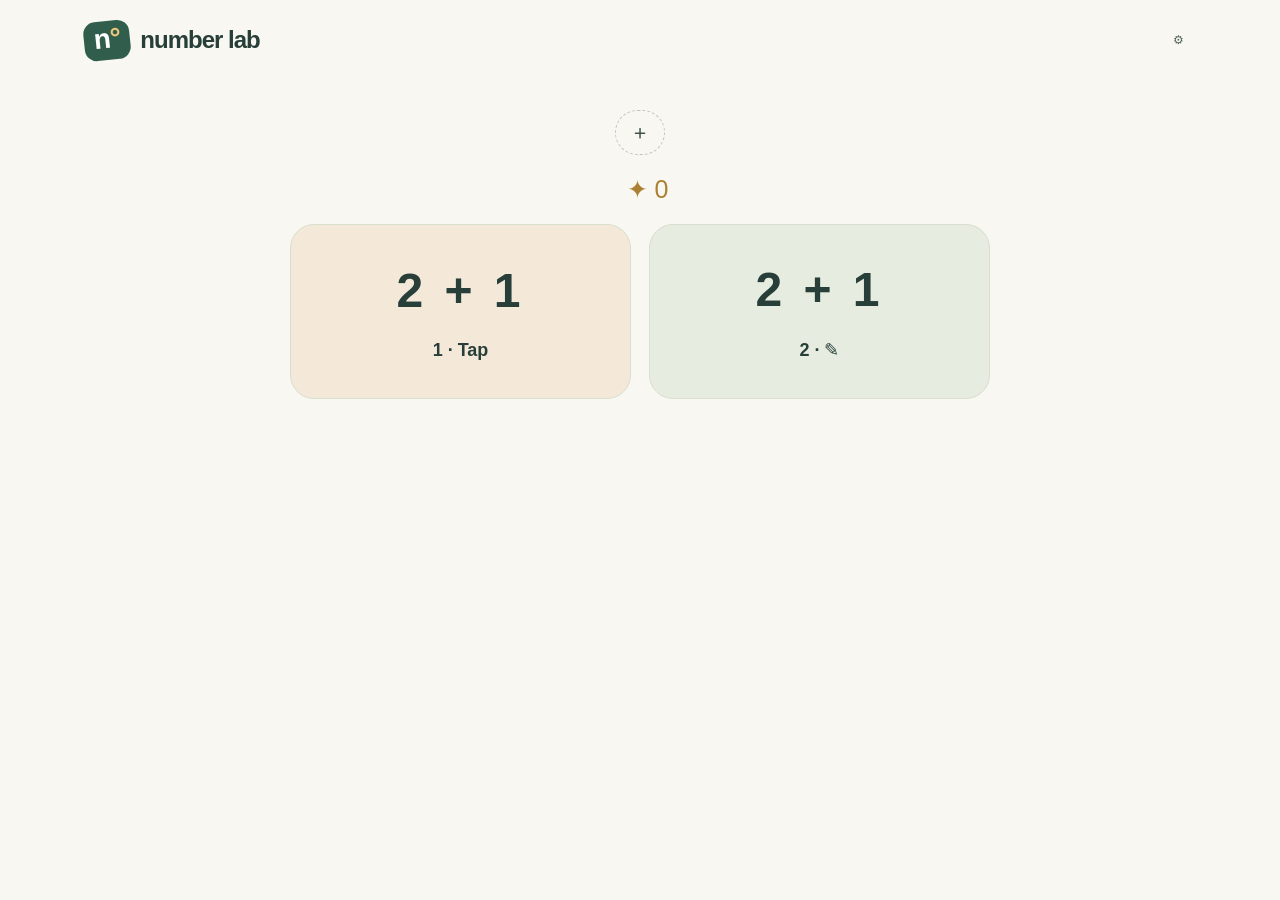
<file: index.html>
<!doctype html><html lang="en"><head><meta charset="utf-8"><meta name="viewport" content="width=device-width,initial-scale=1"><meta name="theme-color" content="#f8f7f2"><title>Number Lab</title><link rel="stylesheet" href="app/style.css"></head><body><header><a class="brand" href="./"><span class="brand-icon">n<span>°</span></span> number lab</a><button id="grownups" class="quiet" aria-label="For grown-ups">⚙</button></header><div id="storage-warning" role="status"></div><main id="app"></main><script type="module" src="app/app.mjs"></script></body></html>
</file>
<file: app/style.css>
:root{font-family:ui-rounded,'Avenir Next',Avenir,'Segoe UI',sans-serif;color:#283f39;background:#f8f7f2;font-synthesis:none;--green:#285c49;--muted:#6b7770}*{box-sizing:border-box}body{margin:0}button,input{font:inherit}button,a,input{-webkit-tap-highlight-color:transparent}button{cursor:pointer}button{color:inherit}button:focus-visible,a:focus-visible,input:focus-visible{outline:3px solid #bc723e;outline-offset:5px}button:disabled{cursor:default}header{max-width:1160px;margin:auto;padding:30px 36px;display:flex;justify-content:space-between;align-items:center}.brand{text-decoration:none;color:inherit;font-weight:750;letter-spacing:-1px;font-size:24px;display:flex;align-items:center;gap:10px}.brand-icon{display:inline-block;background:#315e4c;color:#fff;padding:2px 10px 5px;border-radius:12px;font-size:28px;transform:rotate(-6deg)}.brand-icon span{color:#ebc77a}.quiet{border:0;background:transparent;padding:12px;font-size:14px;color:#50645a;min-height:44px}.quiet:hover{background:#e9ede4;border-radius:12px}main{max-width:1090px;margin:auto;padding:0 30px 30px}.hero{text-align:center;padding:36px 0 32px}.eyebrow,.label,.tag{font-size:10px;letter-spacing:2px;font-weight:750}.eyebrow{color:#728475;margin:16px 0}.hero h1{font-size:clamp(42px,6vw,66px);letter-spacing:-3px;line-height:1.08;font-weight:650;margin:19px 0}.hero h1 span{color:#6a8a66}.hero p{color:var(--muted);line-height:1.7;font-size:15px}.profile-bar{display:flex;justify-content:space-between;align-items:center;padding:23px 0 24px;border-top:1px solid #e3e6db}.label{font-size:9px;letter-spacing:1.5px;color:#7a8479}.profiles{display:flex;gap:10px;margin-top:12px;flex-wrap:wrap}.profile{border:1px solid #dce2d4;background:transparent;border-radius:30px;padding:8px 15px;display:flex;align-items:center;gap:8px;font-size:13px;min-height:44px}.profile.selected{background:#e5ecd9;border-color:#9aaf82}.profile>span{font-size:22px}.new-profile{border:1px dashed #bdc6b6;border-radius:30px;background:transparent;font-size:20px;padding:8px 14px}.new-profile span{font-size:12px;margin-left:6px}.star-total{text-align:center;color:#ac8032;font-size:25px;padding-left:15px}.star-total strong{font-size:22px}.star-total small{display:block;font-size:10px;color:#7e8273;margin-top:5px}.activities{display:grid;grid-template-columns:1fr 1fr;gap:22px}.activity{border:1px solid #e4dccc;border-radius:24px;text-align:left;padding:26px 28px;background:#f4e8d9;transition:transform .15s,box-shadow .15s}.activity:hover{transform:translateY(-3px);box-shadow:0 8px 25px #334a3510}.subtraction{background:#e6ecdf;border-color:#d9e1ce}.activity-top,.activity-bottom{display:flex;justify-content:space-between;align-items:center;gap:12px}.tag{font-size:9px;letter-spacing:1.4px;color:#7b7060}.round-arrow{border:1px solid #b3b6a47a;border-radius:50%;width:30px;height:30px;display:grid;place-items:center}.illustration{height:126px;display:flex;align-items:center;justify-content:center;gap:24px;position:relative}.illustration b{font-weight:400;font-size:33px;color:#847b67}.shape{font-size:90px;line-height:1;text-shadow:0 6px 0 #c47c6420}.coral{color:#d68b71}.gold{color:#e1b953}.mini-spark{position:absolute;right:38px;top:27px;color:#a6946a;font-size:23px}.blocks{display:grid;grid-template-columns:repeat(2,30px);gap:5px;transform:rotate(-8deg)}.blocks i{width:30px;height:30px;background:#749582;border-radius:7px;box-shadow:0 3px 0 #416e5b25}.blocks.faded{transform:rotate(10deg);opacity:.4}.activity h2{font-size:29px;font-weight:650;letter-spacing:-.8px;margin:3px 0 9px}.activity p{color:#697368;font-size:13px;margin:0 0 26px}.activity-bottom{border-top:1px solid #52664120;padding-top:19px;font-size:11px}.activity-bottom strong{font-size:13px;font-weight:600}.bottom-row{display:grid;grid-template-columns:1.25fr 1fr;gap:24px;margin:24px 0}.garden{display:flex;align-items:center;gap:15px;padding:20px;background:#efeee6;border-radius:18px}.garden-icon{font-size:31px}.garden h3{font-size:13px;margin:0 0 7px}.garden p{font-size:11px;color:#737b6e;margin:0;line-height:1.6}.garden-stars{margin-left:auto;white-space:nowrap;font-size:19px;color:#bba46a}.coming{display:flex;gap:18px;align-items:center;padding:16px;color:#828a7b}.coming>span{font-size:30px;letter-spacing:3px}.coming strong{display:block;font-size:12px;font-weight:600}.coming small{display:block;font-size:10px;margin-top:8px}footer{max-width:1030px;margin:0 auto;padding:25px 0 30px;border-top:1px solid #e3e6db;color:#93988b;font-size:10px;display:flex;justify-content:space-between}.panel,.practice{max-width:680px;margin:35px auto;text-align:center;min-height:60vh}.panel h1{font-size:45px;letter-spacing:-2px;margin:18px 0}.panel p{line-height:1.8;color:#68766a}.panel .back{display:block}.panel label{display:block;text-align:left;max-width:340px;margin:25px auto;font-size:14px}.panel input{display:block;padding:15px;width:100%;border:1px solid #b9c7b0;border-radius:12px;background:#fff;margin-top:10px}.primary{background:#315e4c;color:#fff;border:0;padding:16px 25px;border-radius:14px;font-weight:650;min-height:52px}.primary:hover{background:#244b3b}.avatars{display:flex;flex-wrap:wrap;gap:10px;justify-content:center;margin-top:35px}.avatars button{font-size:34px;padding:10px;background:#efeee6;border:2px solid transparent;border-radius:18px}.avatars button[aria-pressed=true]{border-color:#5c7f57;background:#e5ecd9}.fine{font-size:12px;color:#768171;line-height:1.6}.session-top{display:flex;justify-content:space-between;align-items:center;font-size:14px}.progress{display:flex;gap:8px;max-width:280px;margin:25px auto 35px}.progress i{height:7px;border-radius:10px;flex:1;background:#e1e5d8}.progress i.complete{background:#6d9363}.progress i.current{background:#d7b864}.equation{font-size:clamp(44px,8vw,70px);letter-spacing:1px;margin:30px 0 20px;display:flex;gap:18px;align-items:center;justify-content:center}.equation>span{color:#819077}.equation .answer-box{background:#e9eddf;border:2px dashed #b4c2a6;border-radius:18px;min-width:85px;padding:8px;color:#315e4c}.answer-form{display:flex;justify-content:center;gap:12px;margin:25px auto}.answer-form input{width:95px;border:2px solid #bcc9b3;border-radius:14px;text-align:center;font-size:28px;background:white;color:#315e4c}.hint{margin:10px auto}#feedback{min-height:48px;max-width:400px;margin:auto;color:#356b50;line-height:1.6}.counting{display:flex;gap:20px;align-items:center;justify-content:center;margin:20px auto}.counting>div{display:flex;gap:7px;flex-wrap:wrap;max-width:250px;justify-content:center}.count-dot{width:23px;height:23px;border-radius:50%;display:inline-block}.coral-dot{background:#d68b71}.green-dot{background:#749582}.crossed{background:#d9ded1;position:relative}.crossed:after{content:'×';position:absolute;inset:0;color:#727b6d;line-height:23px}.number-line{display:flex;justify-content:space-between;margin:25px 0;border-top:2px solid #b9c7ac;padding-top:10px;gap:3px;font-size:12px}.big-star{font-size:100px;color:#d7b45e}.reward{padding:22px;border-radius:20px;background:#e9eddf;margin:25px 0}.completion .quiet{display:block;margin:15px auto}.parents{text-align:left}.parents h2{font-size:20px;margin-top:35px}.stats{display:flex;gap:20px}.stats div{padding:20px;background:#e9eddf;border-radius:18px;flex:1;font-size:12px}.stats strong{display:block;font-size:30px;margin-bottom:10px}.sr-only{position:absolute;width:1px;height:1px;overflow:hidden;clip-path:inset(50%)}[hidden]{display:none!important}#storage-warning:not(:empty){background:#f6e3bf;text-align:center;padding:14px;font-size:14px}@media(max-width:650px){header{padding:20px}.brand{font-size:20px}header .quiet{font-size:12px}main{padding:0 20px 20px}.hero{padding:20px 0}.hero h1{letter-spacing:-2px}.hero p{font-size:13px}.activities{grid-template-columns:1fr;gap:16px}.activity{padding:22px}.illustration{height:100px}.bottom-row{grid-template-columns:1fr;gap:5px}.star-total{font-size:19px;min-width:75px}.star-total small{font-size:9px}.profile-bar{gap:10px}.profiles{gap:6px}.profile{padding:7px 10px}.new-profile span{display:none}footer{margin:0 20px;gap:15px;line-height:1.7}.equation{gap:10px}.equation .answer-box{min-width:65px}.number-line{font-size:10px}.panel h1{font-size:36px}.garden-stars{font-size:14px}.practice{margin-top:10px}}@media(prefers-reduced-motion:reduce){*{transition:none!important}}
/* Task-first touch interface. */
header{padding:18px 24px}header .quiet{font-size:12px}footer{display:none}.simple-home{max-width:700px;margin:30px auto}.simple-home>.profiles{justify-content:center}.simple-home>.star-total{margin:20px;text-align:center}.menu-grid{display:grid;grid-template-columns:1fr 1fr;gap:18px}.menu-card{border:1px solid #d8dfce;border-radius:24px;background:#eeeee5;min-height:175px;display:flex;flex-direction:column;align-items:center;justify-content:center;gap:22px}.menu-card.peach{background:#f4e8d9}.menu-card.sage{background:#e6ecdf}.menu-art{font-size:clamp(32px,6vw,48px);font-weight:650;letter-spacing:4px}.writing-art{font-size:60px}.menu-card strong{font-size:18px;font-weight:600}.minimal{margin:5px auto;max-width:680px;min-height:0}.minimal .session-top{height:55px}.minimal .progress{margin:0;width:160px;max-width:40%;gap:7px}.minimal .equation{margin:22px 0 5px;min-height:95px}.minimal #feedback{min-height:50px;font-size:30px;display:flex;justify-content:center;align-items:center;margin-bottom:12px}.number-choices{display:grid;grid-template-columns:repeat(2,1fr);gap:15px;max-width:500px;margin:20px auto}.number-choices button{border:2px solid #d4deca;background:#e9eddf;border-radius:18px;min-height:90px;font-size:44px;font-weight:600}.digit-row{grid-template-columns:repeat(5,1fr);gap:10px}.digit-row button{min-height:78px;font-size:34px}.number-choices button.correct{background:#bcd9ab;border-color:#618b51}.next-button{display:block;margin:20px auto;font-size:34px;min-width:100px;padding:7px 25px}.success-pop{display:inline-block;color:#396f40;animation:pop .5s ease-out}.success-pop span{display:inline-block;color:#c79731;animation:star-spin .7s ease-out}.writing-pads{display:flex;justify-content:center;gap:12px}.pad-wrap{flex:1;max-width:350px;min-width:0;position:relative}.writing-pads canvas{display:block;width:100%;height:auto;aspect-ratio:1;background:#fffef9;border:2px dashed #a5b89b;border-radius:22px;touch-action:none;user-select:none;-webkit-user-select:none;cursor:crosshair}.pad-read{display:block;min-height:32px;font-size:25px;color:#697b65;margin-top:5px}.ink-actions{display:flex;justify-content:center;gap:30px;margin:12px auto}.ink-actions button{font-size:30px;min-width:85px;min-height:60px}.primary:disabled{opacity:.4}.mode-switch{display:flex;justify-content:center;gap:10px;margin-top:15px}.mode-switch button{border:1px solid #bfccb4;border-radius:18px;background:transparent;padding:10px 20px;min-height:44px}.mode-switch button[aria-pressed=true]{background:#e3ecd9}.wiggle{animation:wiggle .35s ease-in-out}.completion .primary{font-size:35px;margin:10px}.completion .quiet{font-size:30px}@keyframes pop{0%{transform:scale(.4)}60%{transform:scale(1.3)}100%{transform:scale(1)}}@keyframes star-spin{0%{transform:rotate(-60deg) scale(.2)}100%{transform:rotate(0) scale(1)}}@keyframes wiggle{25%{transform:translateX(-7px)}75%{transform:translateX(7px)}}@media(max-width:650px){.simple-home{margin-top:20px}.menu-grid{gap:12px}.menu-card{min-height:155px}.minimal .equation{margin:12px 0 0;font-size:52px;gap:10px}.minimal .answer-box{font-size:43px;padding:5px}.minimal #feedback{margin-bottom:4px;min-height:40px}.writing-pads{gap:8px}.writing-pads canvas{border-radius:15px}.digit-row{gap:8px}.digit-row button{min-height:74px;font-size:32px}.number-choices{margin:15px auto}.minimal .session-top .quiet{font-size:24px}.minimal .mode-switch{margin-top:8px}}@media(prefers-reduced-motion:reduce){.success-pop,.success-pop span,.wiggle{animation:none}}
@media(max-width:500px){.writing-pads:has(.pad-wrap:nth-child(2)){display:grid;grid-template-columns:1fr;justify-items:center}.writing-pads:has(.pad-wrap:nth-child(2)) .pad-wrap{width:min(100%,320px)}}
.back-button,.erase-button{display:grid;place-items:center;min-width:72px;min-height:72px;padding:0;border:2px solid #bac9ad;border-radius:22px;background:#e6ecdf;color:#285c49;font-size:46px;line-height:1;cursor:pointer}.minimal .session-top{height:78px}.minimal .equation{margin-top:22px}.minimal #feedback{height:40px;min-height:40px;margin:0;color:#52764a}.ink-actions .erase-button{font-size:44px;min-height:68px}.minimal #celebration{position:fixed;inset:0;z-index:10;pointer-events:none;display:none;align-items:center;justify-content:center;background:#f8f7f21f}.minimal #celebration.active{display:flex}.celebration-check{position:absolute;width:145px;height:145px;display:grid;place-items:center;background:#d7e9c7;color:#2e6545;border:7px solid #fff;border-radius:50%;box-shadow:0 10px 40px #244d3425;font-size:90px;animation:celebrate-check 1.4s both}.celebration-star{position:absolute;color:#d4a53c;font-size:40px;animation:celebrate-star 1.2s var(--delay) both}.celebration-star:nth-child(3n){color:#d88869}.celebration-star:nth-child(3n + 1){color:#6d9466}@keyframes celebrate-check{0%{opacity:0;transform:scale(.3) rotate(-15deg)}25%{opacity:1;transform:scale(1.1) rotate(4deg)}40%,80%{opacity:1;transform:scale(1)}100%{opacity:0;transform:scale(.9)}}@keyframes celebrate-star{0%{opacity:0;transform:rotate(var(--angle)) translateX(20px) rotate(calc(-1 * var(--angle))) scale(.2)}30%{opacity:1}75%{opacity:1}100%{opacity:0;transform:rotate(var(--angle)) translateX(var(--distance)) rotate(calc(-1 * var(--angle))) scale(1.2)}}@media(prefers-reduced-motion:reduce){.celebration-check,.celebration-star{animation:none}.celebration-star{display:none}}
/* Drawing recognition: ink travels to its place in the equation. */
.ink-flight{position:fixed;z-index:8;pointer-events:none;transform-origin:top left;display:grid;place-items:center;color:#285c49;line-height:1;font-weight:650}.ink-flight canvas,.ink-flight span{position:absolute;width:100%;height:100%;inset:0;display:grid;place-items:center}.ink-flight canvas{background:transparent}.writing-pads canvas.ink-departing{opacity:.15;transition:opacity .25s}.back-button{width:76px;height:72px;border:1px solid #d3ddc9;border-radius:24px;background:#edf1e5;box-shadow:0 4px 0 #d4dec9;transition:background .15s,transform .15s,box-shadow .15s}.back-button svg{width:36px;height:36px;fill:none;stroke:currentColor;stroke-width:3;stroke-linecap:round;stroke-linejoin:round}.back-button:hover{background:#e1e9d6}.back-button:active{transform:translateY(3px);box-shadow:0 1px 0 #d4dec9}.ink-actions{margin:22px auto 0}.ink-actions .erase-button{display:flex;align-items:center;justify-content:center;gap:12px;width:200px;min-width:180px;height:52px;min-height:52px;font-size:17px;font-weight:600;border:1px solid #c9d5bf;border-radius:16px;background:#edf1e5;box-shadow:none}.erase-button svg{width:33px;height:28px;fill:none;stroke:currentColor;stroke-width:2.2;stroke-linecap:round;stroke-linejoin:round}.erase-button:hover{background:#dfe8d4}.answer-box.wiggle{color:#a25842;border-color:#c38d78;background:#f4e6dd}@media(prefers-reduced-motion:reduce){.writing-pads canvas.ink-departing{transition:none}}
.equation .answer-box.receiving{color:transparent}.panel .back-button{display:grid}
.writing-pads .pad-wrap{max-width:560px;width:100%;flex:1}.writing-pads canvas{aspect-ratio:6/5;min-height:0}.ink-flight span{white-space:nowrap;letter-spacing:0}
@media(max-width:500px){.writing-pads canvas{aspect-ratio:6/5}}
</file>
